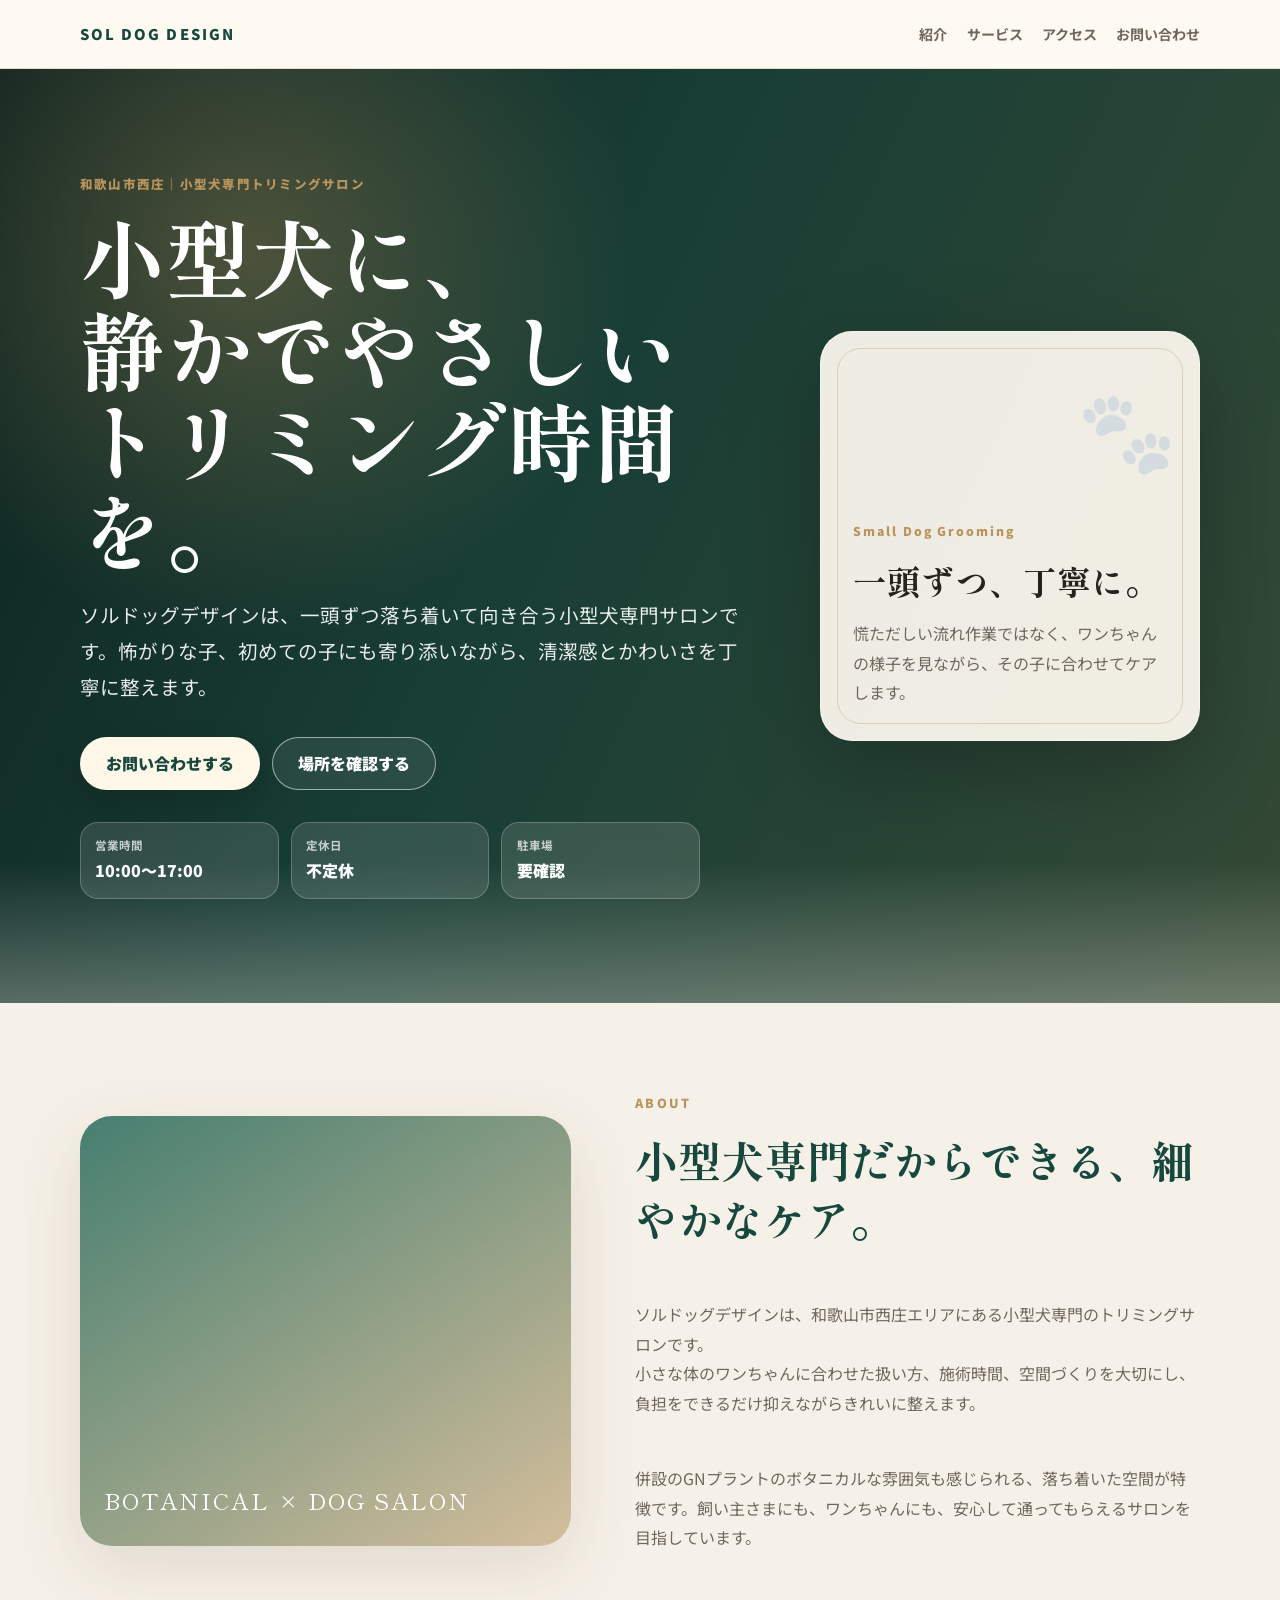
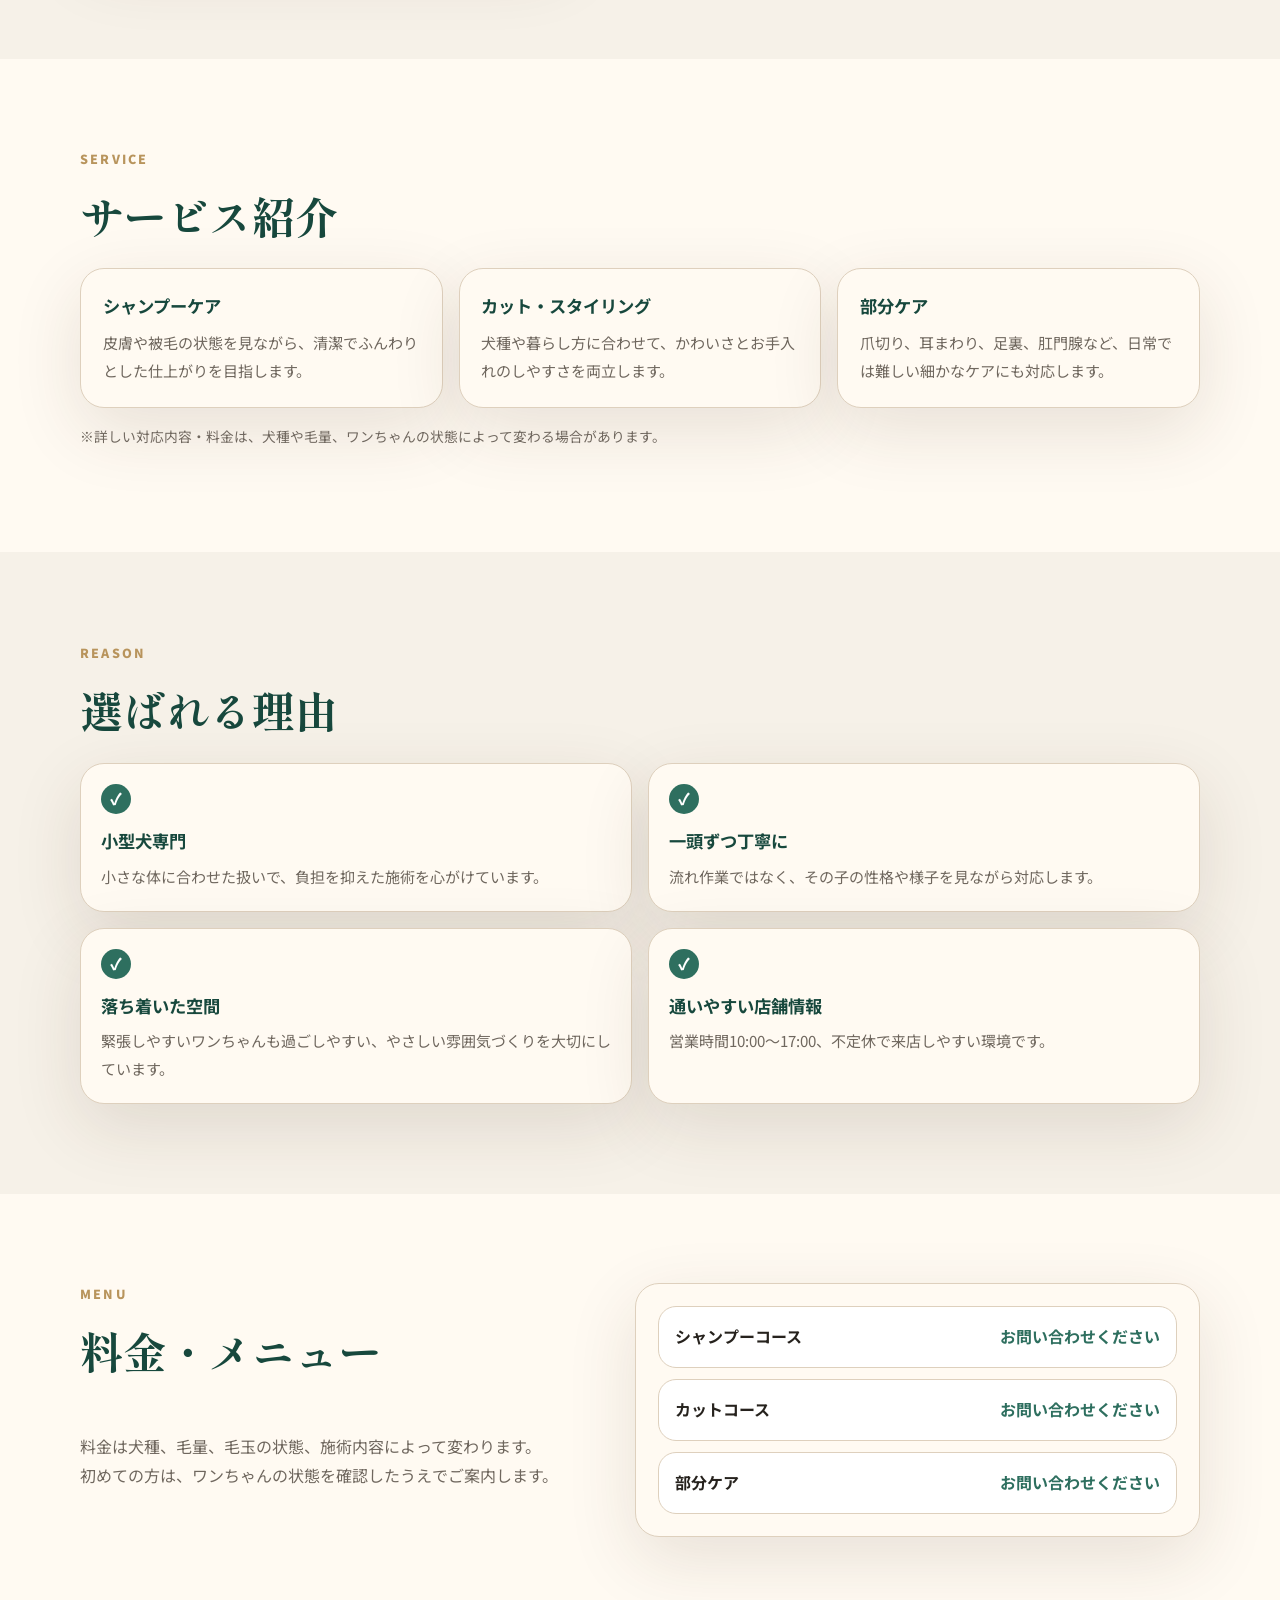
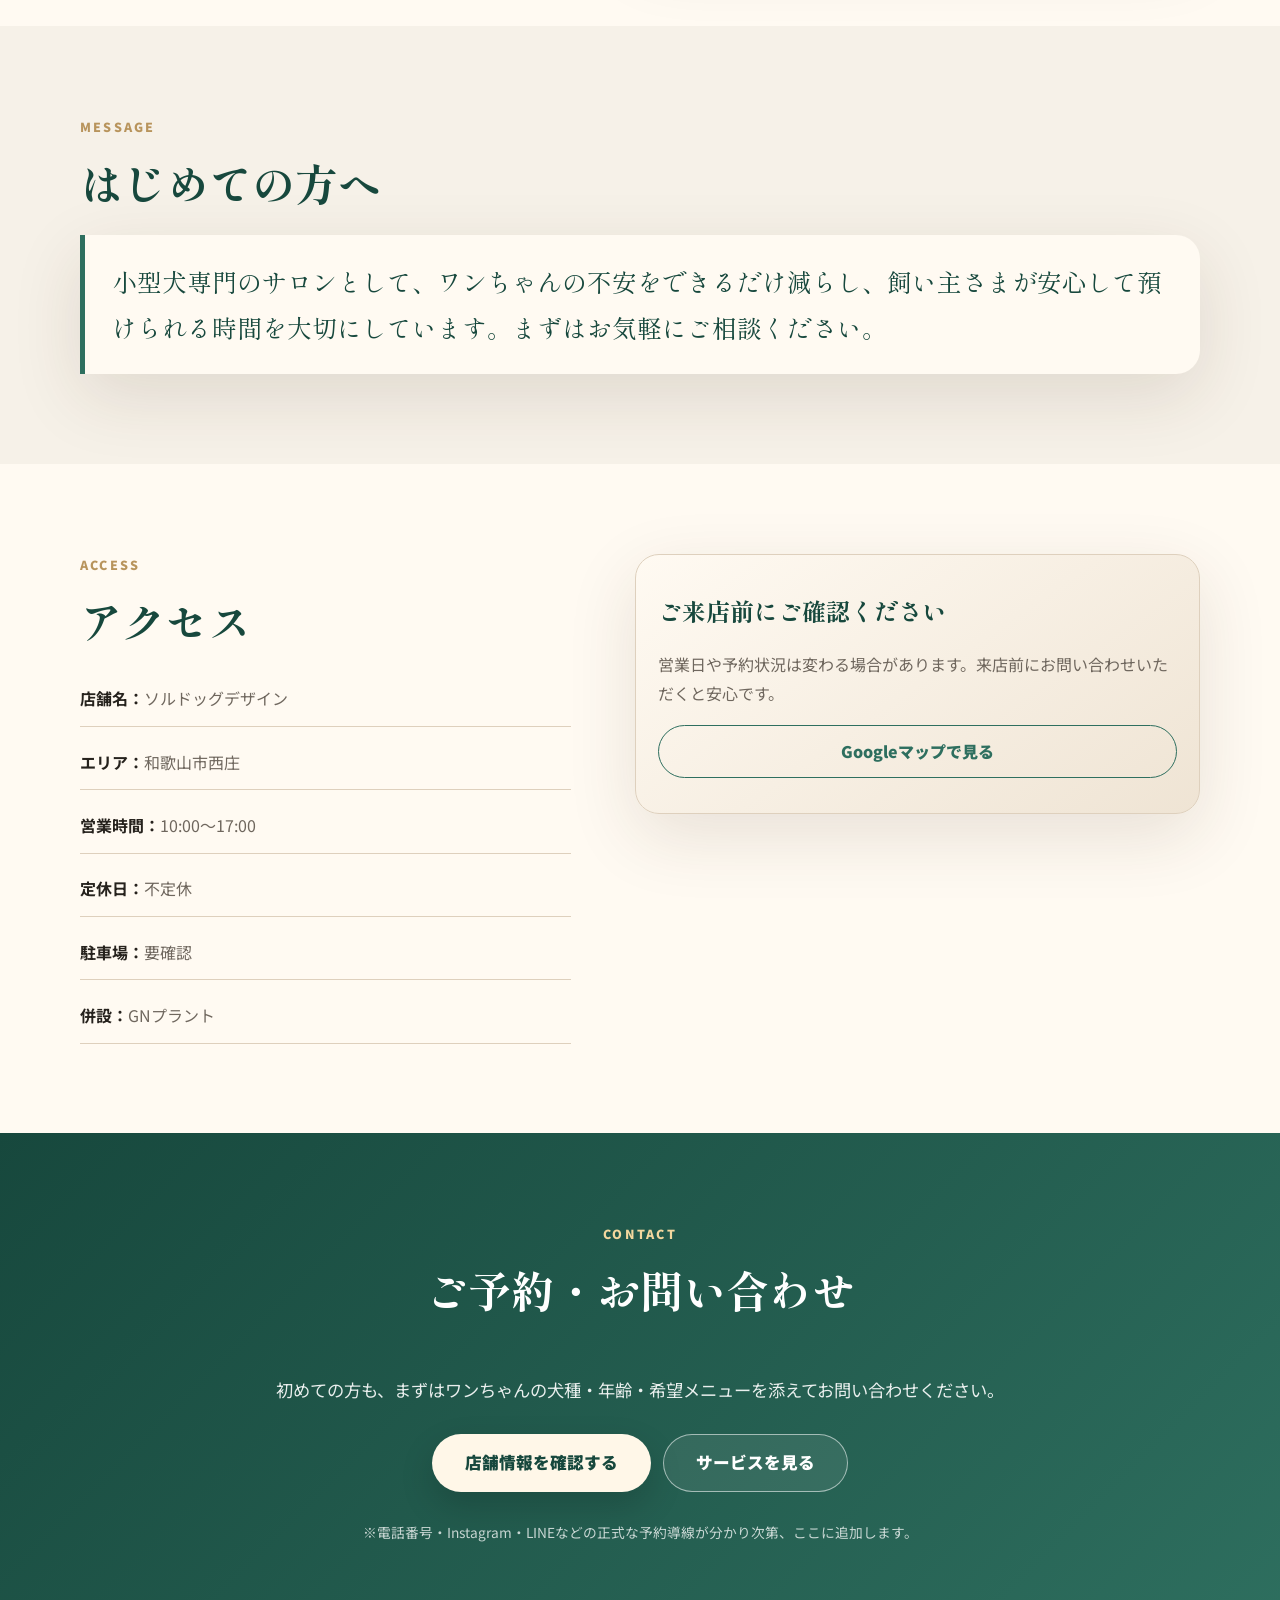
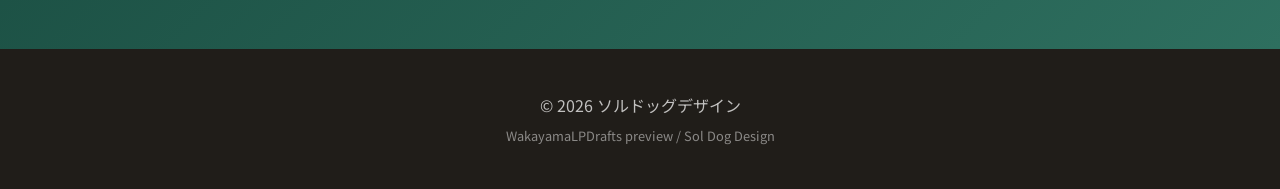
<file: preview/ソルドッグデザイン/index.html>
<!DOCTYPE html>
<html lang="ja">
<head>
  <meta charset="UTF-8" />
  <meta name="viewport" content="width=device-width, initial-scale=1" />
  <title>ソルドッグデザイン｜和歌山市西庄の小型犬専門トリミングサロン</title>
  <meta name="description" content="ソルドッグデザインは、和歌山市西庄エリアの小型犬専門トリミングサロンです。一頭ずつ落ち着いた空間で丁寧にケア。営業時間10:00〜17:00、不定休。" />
  <link rel="preconnect" href="https://fonts.googleapis.com" />
  <link rel="preconnect" href="https://fonts.gstatic.com" crossorigin />
  <link href="https://fonts.googleapis.com/css2?family=Noto+Sans+JP:wght@400;500;700;900&family=Shippori+Mincho:wght@500;600;700&display=swap" rel="stylesheet" />
  <link rel="stylesheet" href="assets/styles.css" />
</head>
<body>
  <header class="site-header">
    <div class="container header-inner">
      <a class="logo" href="#top">SOL DOG DESIGN</a>
      <nav class="nav" aria-label="ページ内メニュー">
        <a href="#about">紹介</a>
        <a href="#services">サービス</a>
        <a href="#access">アクセス</a>
        <a href="#booking">お問い合わせ</a>
      </nav>
    </div>
  </header>

  <main>
    <section class="hero" id="top">
      <div class="hero-bg" aria-hidden="true"></div>
      <div class="container hero-grid">
        <div class="hero-copy">
          <p class="eyebrow">和歌山市西庄｜小型犬専門トリミングサロン</p>
          <h1>小型犬に、<br />静かでやさしい<br />トリミング時間を。</h1>
          <p class="catch">
            ソルドッグデザインは、一頭ずつ落ち着いて向き合う小型犬専門サロンです。怖がりな子、初めての子にも寄り添いながら、清潔感とかわいさを丁寧に整えます。
          </p>
          <div class="hero-cta">
            <a class="btn btn-primary" href="#booking">お問い合わせする</a>
            <a class="btn btn-ghost" href="#access">場所を確認する</a>
          </div>
          <dl class="hero-info" aria-label="店舗基本情報">
            <div><dt>営業時間</dt><dd>10:00〜17:00</dd></div>
            <div><dt>定休日</dt><dd>不定休</dd></div>
            <div><dt>駐車場</dt><dd>要確認</dd></div>
          </dl>
        </div>
        <div class="hero-card" aria-label="店舗イメージ">
          <span class="hero-card-label">Small Dog Grooming</span>
          <strong>一頭ずつ、丁寧に。</strong>
          <p>慌ただしい流れ作業ではなく、ワンちゃんの様子を見ながら、その子に合わせてケアします。</p>
        </div>
      </div>
    </section>

    <section class="section" id="about">
      <div class="container grid-2">
        <div class="visual-panel">
          <span>BOTANICAL × DOG SALON</span>
        </div>
        <div>
          <p class="section-kicker">ABOUT</p>
          <h2>小型犬専門だからできる、細やかなケア。</h2>
          <p class="prose">
            ソルドッグデザインは、和歌山市西庄エリアにある小型犬専門のトリミングサロンです。
            小さな体のワンちゃんに合わせた扱い方、施術時間、空間づくりを大切にし、負担をできるだけ抑えながらきれいに整えます。
          </p>
          <p class="prose">
            併設のGNプラントのボタニカルな雰囲気も感じられる、落ち着いた空間が特徴です。飼い主さまにも、ワンちゃんにも、安心して通ってもらえるサロンを目指しています。
          </p>
        </div>
      </div>
    </section>

    <section class="section alt" id="services">
      <div class="container">
        <p class="section-kicker">SERVICE</p>
        <h2>サービス紹介</h2>
        <div class="svc-grid">
          <article class="svc-card">
            <strong>シャンプーケア</strong>
            <p>皮膚や被毛の状態を見ながら、清潔でふんわりとした仕上がりを目指します。</p>
          </article>
          <article class="svc-card">
            <strong>カット・スタイリング</strong>
            <p>犬種や暮らし方に合わせて、かわいさとお手入れのしやすさを両立します。</p>
          </article>
          <article class="svc-card">
            <strong>部分ケア</strong>
            <p>爪切り、耳まわり、足裏、肛門腺など、日常では難しい細かなケアにも対応します。</p>
          </article>
        </div>
        <p class="note">※詳しい対応内容・料金は、犬種や毛量、ワンちゃんの状態によって変わる場合があります。</p>
      </div>
    </section>

    <section class="section" id="reasons">
      <div class="container">
        <p class="section-kicker">REASON</p>
        <h2>選ばれる理由</h2>
        <ul class="reason-list">
          <li><strong>小型犬専門</strong><span>小さな体に合わせた扱いで、負担を抑えた施術を心がけています。</span></li>
          <li><strong>一頭ずつ丁寧に</strong><span>流れ作業ではなく、その子の性格や様子を見ながら対応します。</span></li>
          <li><strong>落ち着いた空間</strong><span>緊張しやすいワンちゃんも過ごしやすい、やさしい雰囲気づくりを大切にしています。</span></li>
          <li><strong>通いやすい店舗情報</strong><span>営業時間10:00〜17:00、不定休で来店しやすい環境です。</span></li>
        </ul>
      </div>
    </section>

    <section class="section alt" id="pricing">
      <div class="container grid-2 align-start">
        <div>
          <p class="section-kicker">MENU</p>
          <h2>料金・メニュー</h2>
          <p class="prose">
            料金は犬種、毛量、毛玉の状態、施術内容によって変わります。
            初めての方は、ワンちゃんの状態を確認したうえでご案内します。
          </p>
        </div>
        <div class="price-box">
          <div class="price-row"><span>シャンプーコース</span><strong>お問い合わせください</strong></div>
          <div class="price-row"><span>カットコース</span><strong>お問い合わせください</strong></div>
          <div class="price-row"><span>部分ケア</span><strong>お問い合わせください</strong></div>
        </div>
      </div>
    </section>

    <section class="section" id="voice">
      <div class="container">
        <p class="section-kicker">MESSAGE</p>
        <h2>はじめての方へ</h2>
        <blockquote class="quote">
          小型犬専門のサロンとして、ワンちゃんの不安をできるだけ減らし、飼い主さまが安心して預けられる時間を大切にしています。まずはお気軽にご相談ください。
        </blockquote>
      </div>
    </section>

    <section class="section alt" id="access">
      <div class="container grid-2 align-start">
        <div>
          <p class="section-kicker">ACCESS</p>
          <h2>アクセス</h2>
          <div class="access-info">
            <p><strong>店舗名：</strong>ソルドッグデザイン</p>
            <p><strong>エリア：</strong>和歌山市西庄</p>
            <p><strong>営業時間：</strong>10:00〜17:00</p>
            <p><strong>定休日：</strong>不定休</p>
            <p><strong>駐車場：</strong>要確認</p>
            <p><strong>併設：</strong>GNプラント</p>
          </div>
        </div>
        <div class="map-card">
          <strong>ご来店前にご確認ください</strong>
          <p>営業日や予約状況は変わる場合があります。来店前にお問い合わせいただくと安心です。</p>
          <a class="btn btn-outline" href="https://www.google.com/maps/search/?api=1&query=%E3%82%BD%E3%83%AB%E3%83%89%E3%83%83%E3%82%B0%E3%83%87%E3%82%B6%E3%82%A4%E3%83%B3%20%E5%92%8C%E6%AD%8C%E5%B1%B1%E5%B8%82%E8%A5%BF%E5%BA%84" target="_blank" rel="noopener">Googleマップで見る</a>
        </div>
      </div>
    </section>

    <section class="section booking" id="booking">
      <div class="container booking-inner">
        <p class="section-kicker light">CONTACT</p>
        <h2>ご予約・お問い合わせ</h2>
        <p class="booking-lead">
          初めての方も、まずはワンちゃんの犬種・年齢・希望メニューを添えてお問い合わせください。
        </p>
        <div class="booking-actions">
          <a class="btn btn-primary btn-lg" href="#access">店舗情報を確認する</a>
          <a class="btn btn-ghost btn-lg" href="#services">サービスを見る</a>
        </div>
        <p class="booking-note">※電話番号・Instagram・LINEなどの正式な予約導線が分かり次第、ここに追加します。</p>
      </div>
    </section>
  </main>

  <footer class="footer">
    <div class="container">
      <p>&copy; 2026 ソルドッグデザイン</p>
      <p class="small">WakayamaLPDrafts preview / Sol Dog Design</p>
    </div>
  </footer>
</body>
</html>
</file>
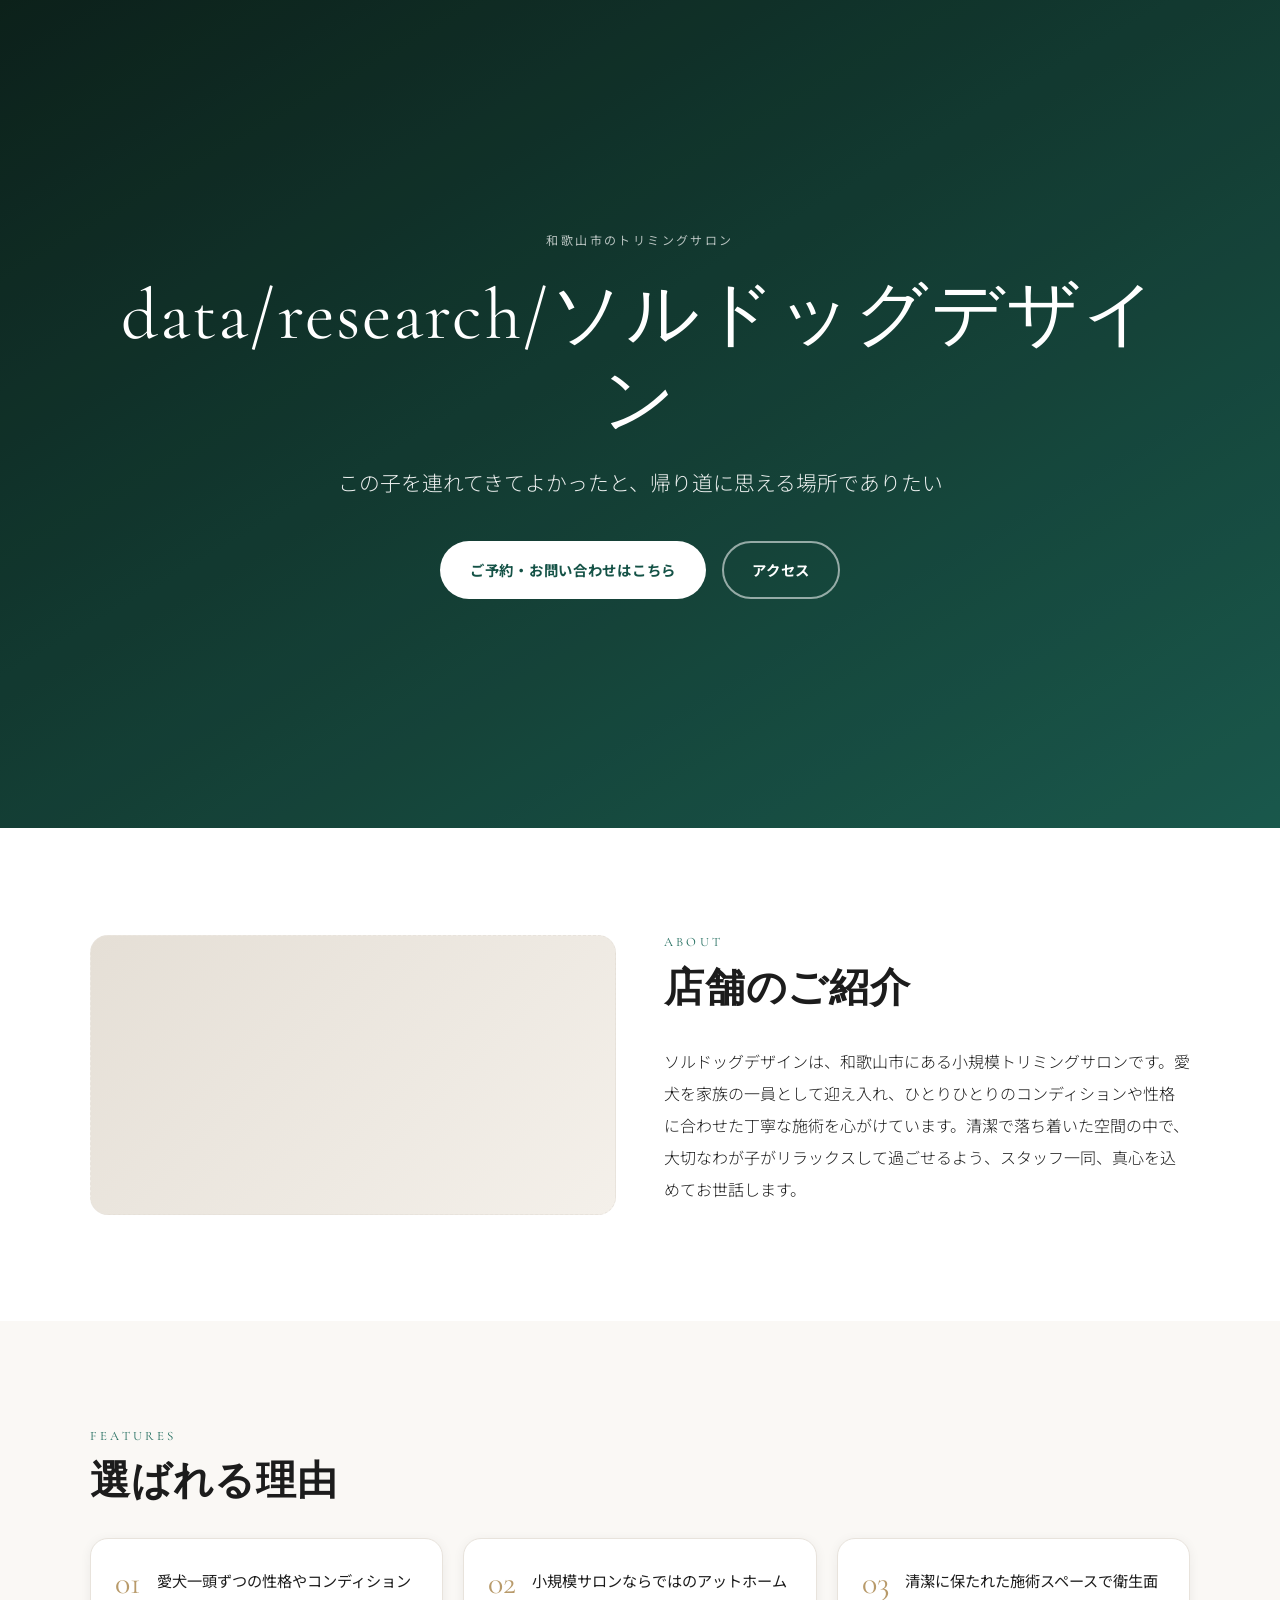
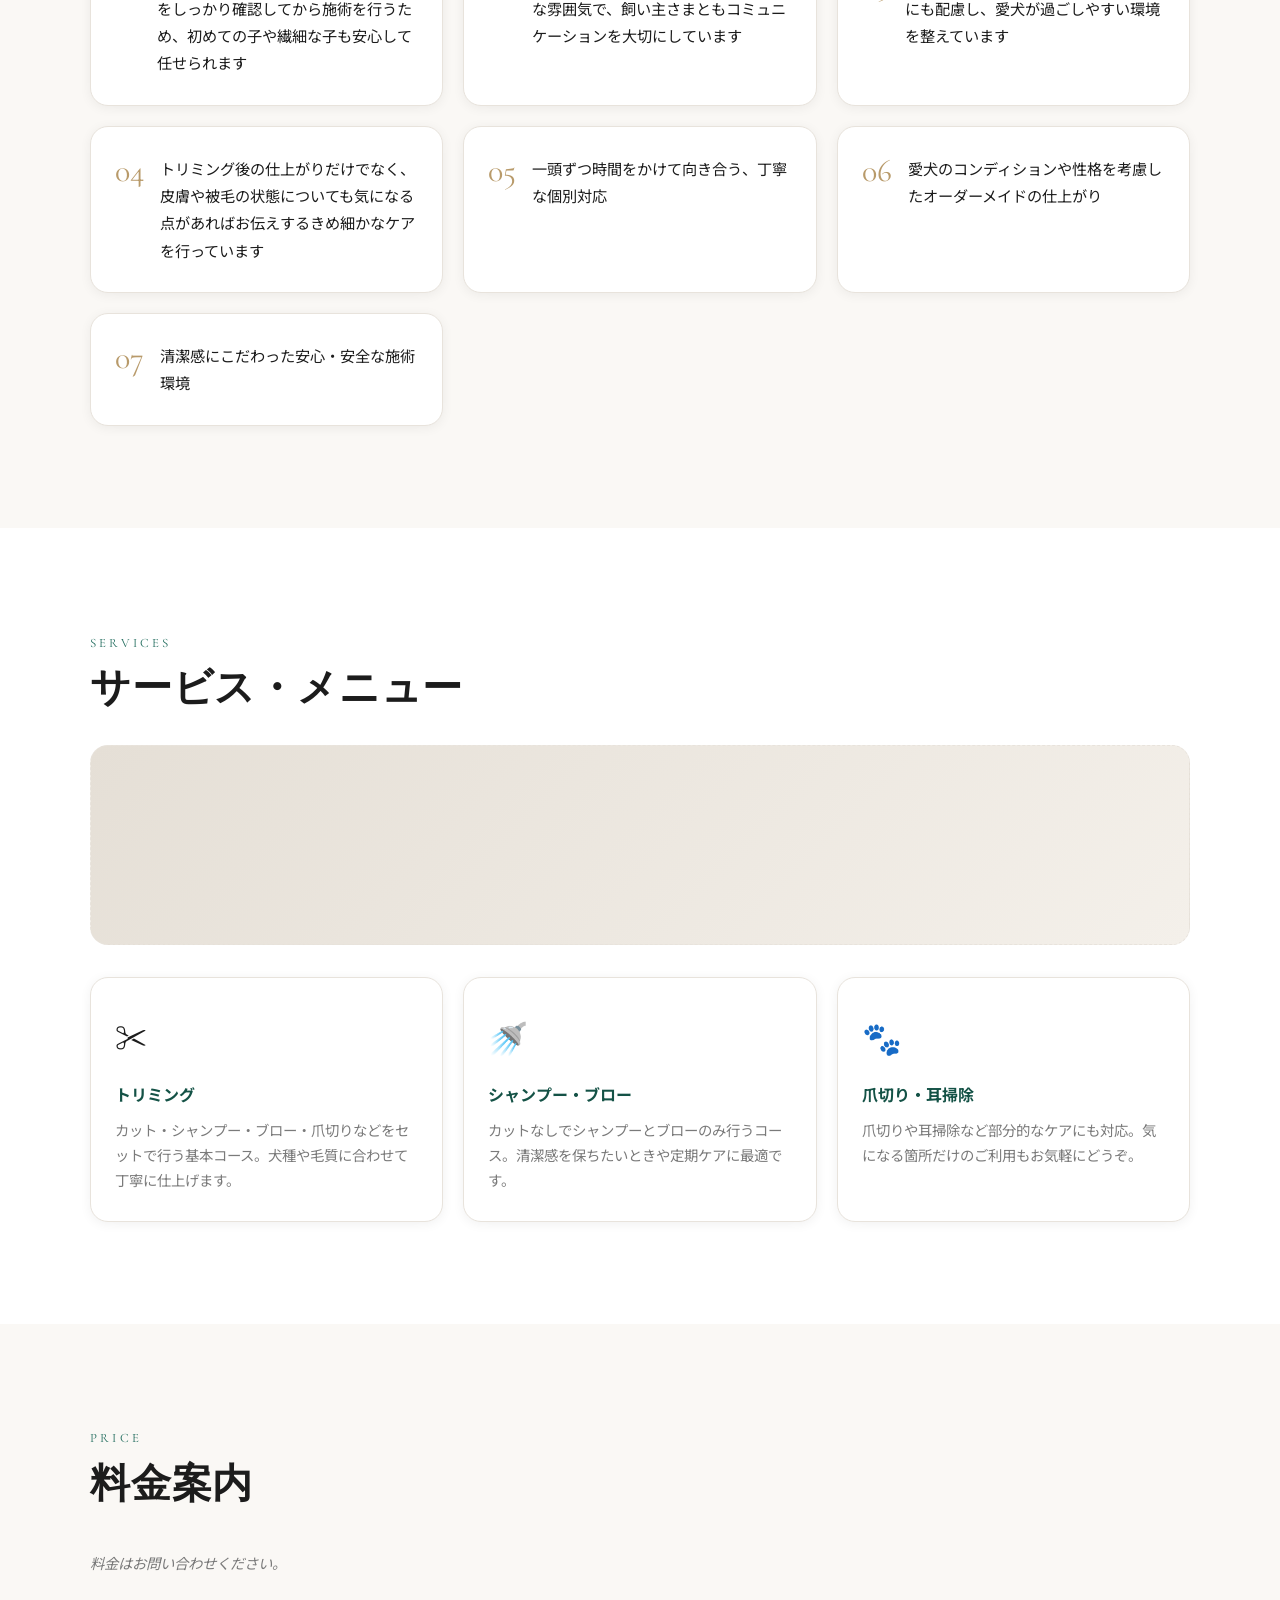
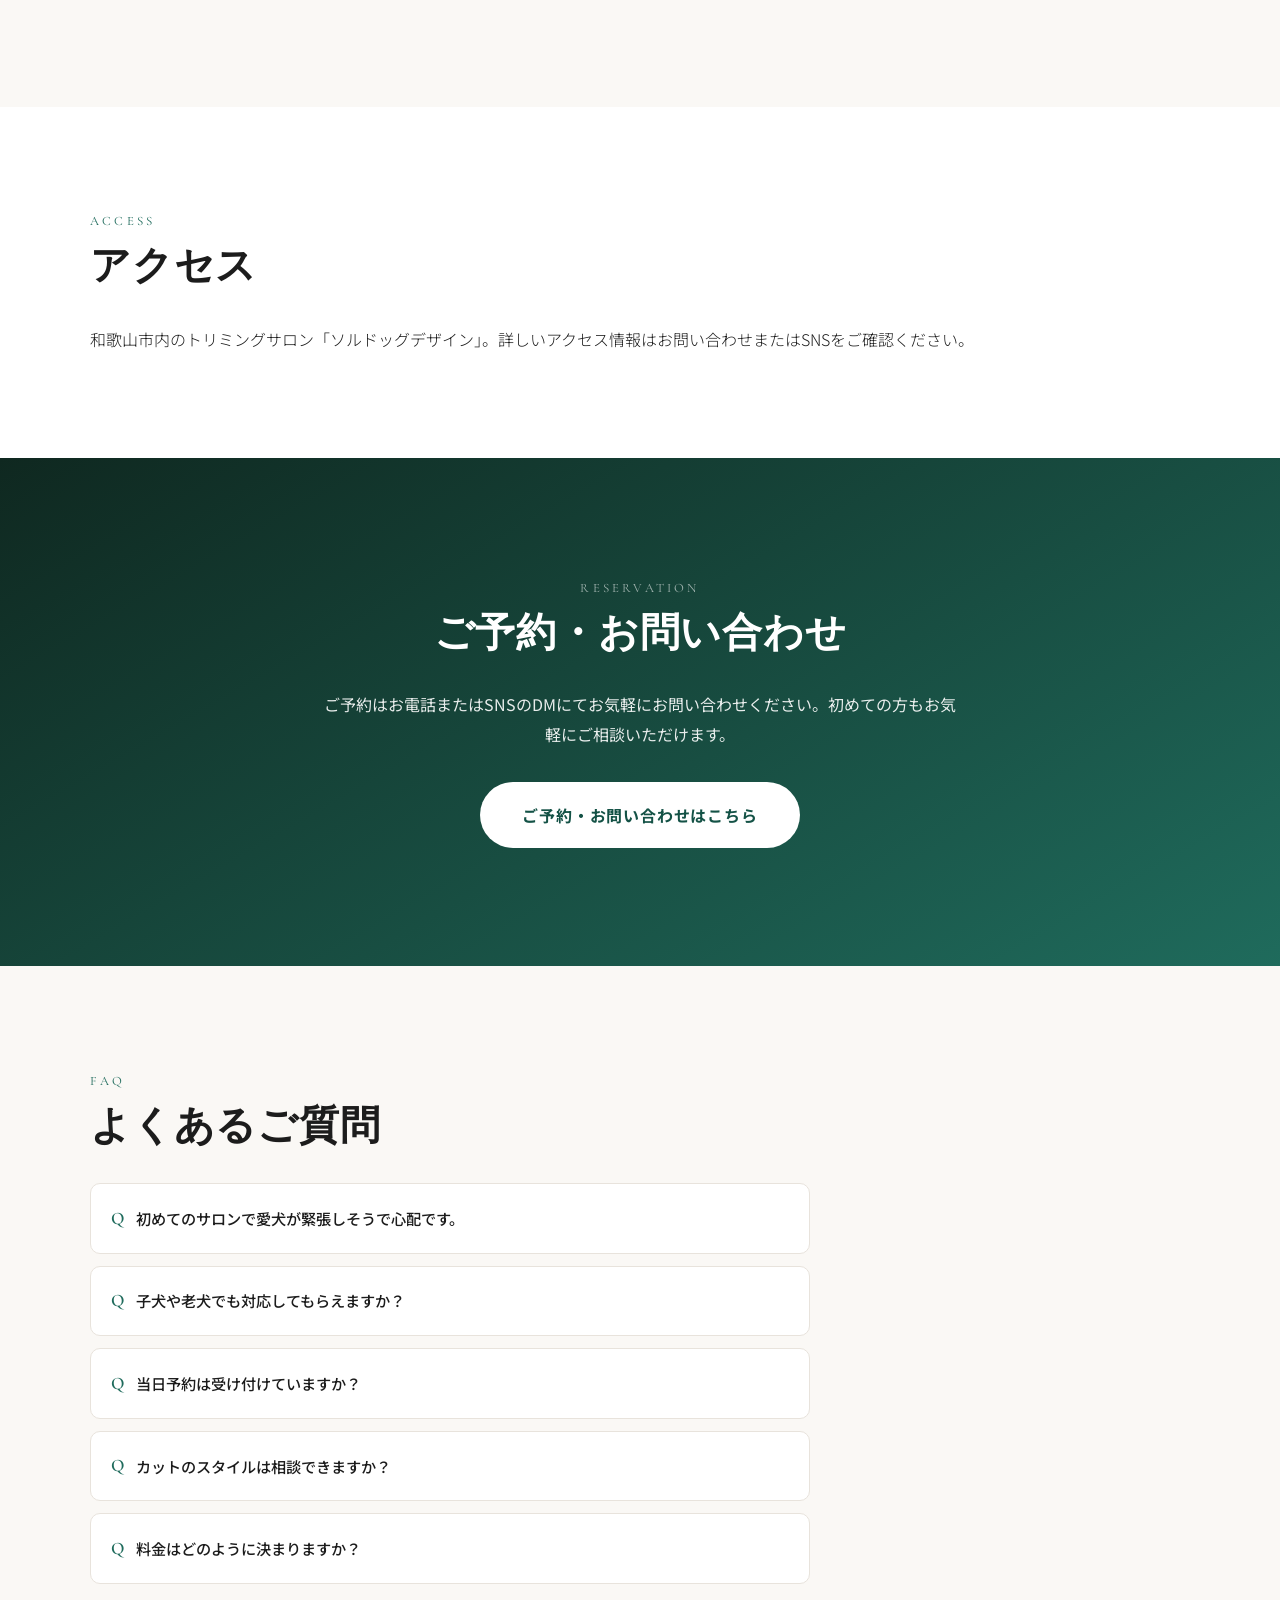
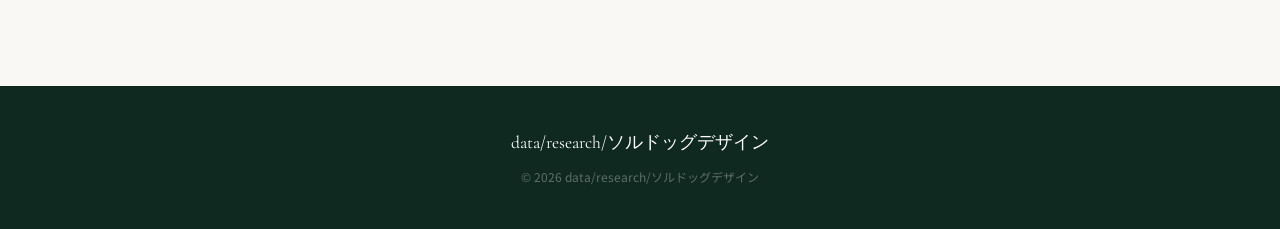
<file: preview/data/research/ソルドッグデザイン/index.html>
<!DOCTYPE html>
<html lang="ja">
<head>
  <meta charset="UTF-8">
  <meta name="viewport" content="width=device-width,initial-scale=1">
  <title>ソルドッグデザイン | トリミングサロン | 和歌山市</title>
  <meta name="description" content="和歌山市のトリミングサロン「ソルドッグデザイン」。愛犬の毛並みと心地よさを大切に、丁寧な施術でわが子の美しさを引き出します。ご予約はお気軽にご相談ください。">
  <link rel="preconnect" href="https://fonts.googleapis.com">
  <link href="https://fonts.googleapis.com/css2?family=Noto+Sans+JP:wght@300;400;500;700&family=Cormorant+Garamond:ital,wght@0,400;0,600;1,400&display=swap" rel="stylesheet">
  <link rel="stylesheet" href="assets/styles.css">
</head>
<body>
<header class="hero" id="top"><div class="hero-bg"><!-- HERO_IMAGE --></div><div class="hero-overlay"></div><div class="hero-inner container"><p class="hero-eyebrow">和歌山市のトリミングサロン</p><h1 class="hero-name">data/research/ソルドッグデザイン</h1><p class="hero-catch">この子を連れてきてよかったと、帰り道に思える場所でありたい</p><div class="hero-actions"><a class="btn btn-hero" href="#booking">ご予約・お問い合わせはこちら</a><a class="btn btn-hero-ghost" href="#access">アクセス</a></div></div></header><section class="sec sec-about" id="about"><div class="container layout-half"><div class="half-media"><div class="img-box"><!-- SHOP_IMAGE --></div></div><div class="half-body"><p class="sec-label">About</p><h2 class="sec-title">店舗のご紹介</h2><div class="prose"><p>ソルドッグデザインは、和歌山市にある小規模トリミングサロンです。愛犬を家族の一員として迎え入れ、ひとりひとりのコンディションや性格に合わせた丁寧な施術を心がけています。清潔で落ち着いた空間の中で、大切なわが子がリラックスして過ごせるよう、スタッフ一同、真心を込めてお世話します。</p></div></div></div></section><section class="sec sec-features" id="features"><div class="container"><p class="sec-label">Features</p><h2 class="sec-title">選ばれる理由</h2><div class="card-grid"><div class="card reason-card"><span class="reason-num">01</span><p>愛犬一頭ずつの性格やコンディションをしっかり確認してから施術を行うため、初めての子や繊細な子も安心して任せられます</p></div><div class="card reason-card"><span class="reason-num">02</span><p>小規模サロンならではのアットホームな雰囲気で、飼い主さまともコミュニケーションを大切にしています</p></div><div class="card reason-card"><span class="reason-num">03</span><p>清潔に保たれた施術スペースで衛生面にも配慮し、愛犬が過ごしやすい環境を整えています</p></div><div class="card reason-card"><span class="reason-num">04</span><p>トリミング後の仕上がりだけでなく、皮膚や被毛の状態についても気になる点があればお伝えするきめ細かなケアを行っています</p></div><div class="card reason-card"><span class="reason-num">05</span><p>一頭ずつ時間をかけて向き合う、丁寧な個別対応</p></div><div class="card reason-card"><span class="reason-num">06</span><p>愛犬のコンディションや性格を考慮したオーダーメイドの仕上がり</p></div><div class="card reason-card"><span class="reason-num">07</span><p>清潔感にこだわった安心・安全な施術環境</p></div></div></div></section><section class="sec sec-services" id="services"><div class="container"><p class="sec-label">Services</p><h2 class="sec-title">サービス・メニュー</h2><div class="img-box svc-img"><!-- SERVICE_IMAGE --></div><div class="card-grid"><div class="card svc-card"><div class="card-icon">✂️</div><h3 class="card-title">トリミング</h3><p class="card-desc">カット・シャンプー・ブロー・爪切りなどをセットで行う基本コース。犬種や毛質に合わせて丁寧に仕上げます。</p></div><div class="card svc-card"><div class="card-icon">🚿</div><h3 class="card-title">シャンプー・ブロー</h3><p class="card-desc">カットなしでシャンプーとブローのみ行うコース。清潔感を保ちたいときや定期ケアに最適です。</p></div><div class="card svc-card"><div class="card-icon">🐾</div><h3 class="card-title">爪切り・耳掃除</h3><p class="card-desc">爪切りや耳掃除など部分的なケアにも対応。気になる箇所だけのご利用もお気軽にどうぞ。</p></div></div></div></section><section class="sec sec-pricing" id="pricing"><div class="container"><p class="sec-label">Price</p><h2 class="sec-title">料金案内</h2><div class="pricing-table"><p class="empty-note">料金はお問い合わせください。</p></div></div></section><section class="sec sec-access" id="access"><div class="container"><p class="sec-label">Access</p><h2 class="sec-title">アクセス</h2><div class="access-wrap"><div class="access-info"><p class="prose">和歌山市内のトリミングサロン「ソルドッグデザイン」。詳しいアクセス情報はお問い合わせまたはSNSをご確認ください。</p></div><div class="access-btns"></div></div></div></section><section class="sec sec-booking" id="booking"><div class="container booking-inner"><p class="sec-label sec-label--light">Reservation</p><h2 class="sec-title sec-title--light">ご予約・お問い合わせ</h2><p class="booking-lead">ご予約はお電話またはSNSのDMにてお気軽にお問い合わせください。初めての方もお気軽にご相談いただけます。</p><div class="booking-btns"><a class="btn btn-cta" href="#">ご予約・お問い合わせはこちら</a></div></div></section><section class="sec sec-faq" id="faq"><div class="container"><p class="sec-label">FAQ</p><h2 class="sec-title">よくあるご質問</h2><div class="faq-list"><details class="faq-item"><summary>初めてのサロンで愛犬が緊張しそうで心配です。</summary><div class="faq-ans">初めてのお子さんでも無理なく進められるよう、まずはご様子を確認しながら丁寧に対応します。事前にご性格やご不安な点をお聞かせいただけると、よりスムーズにご案内できます。</div></details><details class="faq-item"><summary>子犬や老犬でも対応してもらえますか？</summary><div class="faq-ans">はい、お子さんの月齢やご年齢に合わせた施術を心がけています。デリケートな子にも安心してお越しいただけるよう配慮しておりますので、まずはご相談ください。</div></details><details class="faq-item"><summary>当日予約は受け付けていますか？</summary><div class="faq-ans">空き状況によってはご対応できる場合もございます。お急ぎの際はお電話またはSNSにてお問い合わせいただくと確実です。</div></details><details class="faq-item"><summary>カットのスタイルは相談できますか？</summary><div class="faq-ans">もちろんです。お好みのスタイルや、お写真をお持ちいただいてのご相談も歓迎しています。犬種や毛質に合わせてご提案することも可能です。</div></details><details class="faq-item"><summary>料金はどのように決まりますか？</summary><div class="faq-ans">犬種・サイズ・毛の状態・施術内容によって異なります。まずはお問い合わせいただければ、目安の料金をご案内いたします。</div></details></div></div></section><footer class="footer"><div class="container footer-inner"><p class="footer-name">data/research/ソルドッグデザイン</p><p class="footer-copy">&copy; 2026 data/research/ソルドッグデザイン</p></div></footer></body></html>
</file>
<file: preview/ソルドッグデザイン/assets/styles.css>
:root{
  --bg:#f6f1e8;
  --surface:#fffaf2;
  --surface-2:#efe4d4;
  --text:#26221d;
  --muted:#6f675e;
  --line:#ded0bd;
  --accent:#2e6f5f;
  --accent-dark:#17483d;
  --gold:#b8945c;
  --cream:#fff7e8;
  --radius:24px;
  --shadow:0 22px 70px rgba(64,45,24,.12);
  --font:'Noto Sans JP',sans-serif;
  --font-display:'Shippori Mincho',serif;
}
*{box-sizing:border-box}
html{scroll-behavior:smooth}
body{
  margin:0;
  padding:0;
  font-family:var(--font);
  background:var(--bg);
  color:var(--text);
  line-height:1.85;
  font-size:16px;
}
a{color:inherit}
.container{width:min(1120px,92%);margin:0 auto}
.site-header{
  position:sticky;
  top:0;
  z-index:20;
  background:rgba(255,250,242,.9);
  backdrop-filter:blur(14px);
  border-bottom:1px solid rgba(222,208,189,.75);
}
.header-inner{height:68px;display:flex;align-items:center;justify-content:space-between;gap:1rem}
.logo{font-weight:900;letter-spacing:.14em;text-decoration:none;color:var(--accent-dark);font-size:.92rem}
.nav{display:flex;gap:1.2rem;font-size:.88rem;font-weight:700;color:var(--muted)}
.nav a{text-decoration:none}.nav a:hover{color:var(--accent)}
.hero{
  position:relative;
  min-height:calc(100vh - 68px);
  display:flex;
  align-items:center;
  overflow:hidden;
  color:#fff;
  background:#162c27;
}
.hero-bg{
  position:absolute;
  inset:0;
  background:
    radial-gradient(circle at 20% 20%,rgba(184,148,92,.35),transparent 30%),
    linear-gradient(115deg,rgba(12,33,29,.95) 0%,rgba(24,64,55,.88) 42%,rgba(69,88,61,.68) 100%),
    url('https://images.unsplash.com/photo-1596492784531-6e6eb5ea9993?auto=format&fit=crop&w=1600&q=80') center/cover;
  transform:scale(1.02);
}
.hero::after{
  content:'';
  position:absolute;
  inset:auto -10% -35% -10%;
  height:50%;
  background:linear-gradient(0deg,var(--bg),transparent);
}
.hero-grid{position:relative;z-index:1;display:grid;grid-template-columns:minmax(0,1.08fr) 380px;gap:clamp(2rem,5vw,4.5rem);align-items:center;padding:6.5rem 0}
.eyebrow,.section-kicker{letter-spacing:.18em;text-transform:uppercase;font-size:.78rem;font-weight:900;color:var(--gold);margin:0 0 .9rem}
.hero h1{font-family:var(--font-display);font-size:clamp(2.65rem,6.6vw,5.7rem);line-height:1.08;margin:0 0 1.35rem;letter-spacing:.02em}
.catch{font-size:clamp(1rem,1.8vw,1.22rem);max-width:720px;color:rgba(255,255,255,.9);margin:0}
.hero-cta{display:flex;gap:.8rem;flex-wrap:wrap;margin-top:2rem}
.btn{display:inline-flex;align-items:center;justify-content:center;padding:.88rem 1.55rem;border-radius:999px;font-weight:900;text-decoration:none;border:1px solid transparent;transition:.22s ease;line-height:1.4}
.btn:hover{transform:translateY(-2px)}
.btn-primary{background:var(--cream);color:var(--accent-dark);box-shadow:0 14px 34px rgba(0,0,0,.16)}
.btn-ghost{border-color:rgba(255,255,255,.55);color:#fff;background:rgba(255,255,255,.08)}
.btn-outline{border-color:var(--accent);color:var(--accent);background:transparent}
.btn-lg{padding:1rem 2rem;font-size:1.04rem}
.hero-info{display:grid;grid-template-columns:repeat(3,1fr);gap:.75rem;margin:2rem 0 0;max-width:620px}
.hero-info div{background:rgba(255,255,255,.12);border:1px solid rgba(255,255,255,.22);border-radius:18px;padding:.75rem .9rem;backdrop-filter:blur(8px)}
.hero-info dt{font-size:.72rem;color:rgba(255,255,255,.72);font-weight:700}.hero-info dd{margin:0;font-weight:900}
.hero-card{background:rgba(255,250,242,.93);color:var(--text);border:1px solid rgba(255,255,255,.42);border-radius:32px;padding:2rem;box-shadow:0 30px 90px rgba(0,0,0,.25);min-height:410px;display:flex;flex-direction:column;justify-content:flex-end;position:relative;overflow:hidden}
.hero-card::before{content:'🐾';position:absolute;top:1.2rem;right:1.4rem;font-size:5rem;opacity:.12}.hero-card::after{content:'';position:absolute;inset:1rem;border:1px solid rgba(184,148,92,.35);border-radius:24px;pointer-events:none}
.hero-card-label{color:var(--gold);font-size:.76rem;letter-spacing:.16em;font-weight:900}.hero-card strong{font-family:var(--font-display);font-size:2.1rem;margin:.45rem 0}.hero-card p{color:var(--muted);margin:0;position:relative;z-index:1}
.section{padding:clamp(3.4rem,7vw,5.8rem) 0}.section.alt{background:var(--surface)}
.grid-2{display:grid;grid-template-columns:1fr 1.15fr;gap:clamp(2rem,5vw,4rem);align-items:center}.align-start{align-items:start}
h2{font-family:var(--font-display);font-size:clamp(1.75rem,3.4vw,2.7rem);line-height:1.38;margin:0 0 1.35rem;color:var(--accent-dark)}
.prose{white-space:pre-line;color:var(--muted);margin:0 0 1rem}.visual-panel{min-height:430px;border-radius:32px;background:linear-gradient(145deg,rgba(46,111,95,.88),rgba(184,148,92,.55)),url('https://images.unsplash.com/photo-1485955900006-10f4d324d411?auto=format&fit=crop&w=1200&q=80') center/cover;box-shadow:var(--shadow);display:flex;align-items:flex-end;padding:1.5rem;color:#fff;font-family:var(--font-display);font-size:1.45rem;letter-spacing:.08em}.svc-grid{display:grid;gap:1rem;grid-template-columns:repeat(3,1fr);margin-top:1.4rem}.svc-card,.map-card,.price-box{background:var(--surface);border:1px solid var(--line);border-radius:var(--radius);padding:1.35rem;box-shadow:var(--shadow)}.svc-card strong{display:block;color:var(--accent-dark);font-size:1.08rem;margin-bottom:.45rem}.svc-card p{margin:0;color:var(--muted);font-size:.94rem}.note{font-size:.86rem;color:var(--muted);margin-top:1rem}.reason-list{list-style:none;display:grid;grid-template-columns:repeat(2,1fr);gap:1rem;padding:0;margin:1.5rem 0 0}.reason-list li{background:var(--surface);border:1px solid var(--line);border-radius:var(--radius);padding:1.25rem;box-shadow:var(--shadow);position:relative}.reason-list li::before{content:'✓';display:inline-grid;place-items:center;width:30px;height:30px;border-radius:999px;background:var(--accent);color:#fff;font-weight:900;margin-bottom:.7rem}.reason-list strong{display:block;color:var(--accent-dark);font-size:1.08rem;margin-bottom:.35rem}.reason-list span{display:block;color:var(--muted);font-size:.94rem}.price-box{display:flex;flex-direction:column;gap:.7rem}.price-row{display:flex;align-items:center;justify-content:space-between;gap:1rem;padding:.95rem 1rem;background:#fff;border:1px solid var(--line);border-radius:18px}.price-row span{font-weight:700}.price-row strong{color:var(--accent);white-space:nowrap}.quote{margin:0;background:var(--surface);border-left:5px solid var(--accent);padding:1.5rem 1.7rem;border-radius:0 var(--radius) var(--radius) 0;box-shadow:var(--shadow);font-family:var(--font-display);font-size:clamp(1.15rem,2.2vw,1.55rem);color:var(--accent-dark)}.access-info{display:grid;gap:.55rem}.access-info p{margin:0;padding:.75rem 0;border-bottom:1px solid var(--line);color:var(--muted)}.access-info strong{color:var(--text)}.map-card{min-height:260px;display:flex;flex-direction:column;justify-content:center;background:linear-gradient(145deg,#fffaf2,#efe4d4)}.map-card strong{font-family:var(--font-display);font-size:1.5rem;color:var(--accent-dark)}.map-card p{color:var(--muted)}.booking{background:linear-gradient(135deg,var(--accent-dark),var(--accent));color:#fff}.booking h2{color:#fff}.booking-inner{text-align:center;max-width:820px}.booking-lead{font-size:1.08rem;color:rgba(255,255,255,.9);white-space:pre-line}.booking-actions{display:flex;justify-content:center;gap:.8rem;flex-wrap:wrap;margin:1.8rem 0}.booking-note{font-size:.86rem;color:rgba(255,255,255,.75)}.section-kicker.light{color:#f3d79e}.footer{padding:2.4rem 0;text-align:center;color:var(--muted);background:#201d19}.footer p{margin:.2rem 0;color:rgba(255,255,255,.72)}.footer .small{font-size:.8rem;color:rgba(255,255,255,.48)}
@media(max-width:900px){.hero-grid,.grid-2{grid-template-columns:1fr}.hero-card{min-height:280px}.svc-grid,.reason-list{grid-template-columns:1fr}.nav{display:none}.hero{min-height:auto}.hero-grid{padding:4.5rem 0 5.5rem}.visual-panel{min-height:300px}.hero-info{grid-template-columns:1fr}}
@media(max-width:520px){body{font-size:15px}.header-inner{height:60px}.hero{min-height:auto}.hero-grid{padding:3.8rem 0 4.8rem}.hero h1{font-size:2.55rem}.btn,.booking-actions .btn{width:100%}.hero-card{padding:1.4rem;border-radius:24px}.section{padding:3rem 0}.price-row{display:block}.price-row strong{display:block;margin-top:.25rem}.hero-bg{background-position:center}}
</file>
<file: preview/data/research/ソルドッグデザイン/assets/styles.css>
:root{
  --c-bg:#faf8f5;--c-surface:#ffffff;--c-text:#1c1c1c;--c-muted:#7a7a7a;
  --c-line:#e8e3dc;--c-accent:#1f6b5c;--c-accent2:#145246;--c-gold:#b89a6a;
  --c-hero-from:#0f2820;--c-hero-to:#1f6b5c;
  --radius-sm:10px;--radius:18px;--shadow-sm:0 2px 12px rgba(0,0,0,.06);--shadow:0 8px 32px rgba(0,0,0,.10);
  --font:"Noto Sans JP",sans-serif;--font-display:"Cormorant Garamond",serif;--t:.25s ease;
}
*{box-sizing:border-box;margin:0;padding:0}
html{scroll-behavior:smooth;-webkit-font-smoothing:antialiased}
body{font-family:var(--font);background:var(--c-bg);color:var(--c-text);line-height:1.9;font-size:16px}
a{color:inherit;text-decoration:none}
.container{width:min(1100px,92%);margin:0 auto}
.layout-half{display:grid;gap:3rem;align-items:center}
@media(min-width:800px){.layout-half{grid-template-columns:1fr 1fr}}
@media(min-width:800px){.layout-half--rev .half-media{order:2}}
.img-box{background:linear-gradient(135deg,#e5dfd6,#f4f0ea);border:1px dashed var(--c-line);border-radius:var(--radius);min-height:280px;display:flex;align-items:center;justify-content:center;color:var(--c-muted);font-size:.85rem;font-style:italic}
.svc-img{min-height:200px;margin-bottom:2rem}
.hero{position:relative;min-height:92vh;display:flex;align-items:center;overflow:hidden}
.hero-bg{position:absolute;inset:0;background:linear-gradient(150deg,var(--c-hero-from) 0%,var(--c-hero-to) 100%);z-index:0}
.hero-overlay{position:absolute;inset:0;background:rgba(0,0,0,.18);z-index:1}
.hero-inner{position:relative;z-index:2;padding:5rem 0;text-align:center;color:#fff}
.hero-eyebrow{font-size:.75rem;letter-spacing:.2em;text-transform:uppercase;opacity:.7;margin-bottom:1.25rem}
.hero-name{font-family:var(--font-display);font-size:clamp(2.4rem,7vw,4.5rem);font-weight:400;line-height:1.2;margin-bottom:1.25rem;letter-spacing:.03em}
.hero-catch{font-size:clamp(1rem,2.8vw,1.3rem);opacity:.92;max-width:44rem;margin:0 auto 1rem;line-height:1.75;font-weight:300}
.hero-target{font-size:.85rem;opacity:.65;margin-bottom:2rem}
.hero-actions{display:flex;gap:1rem;justify-content:center;flex-wrap:wrap;margin-top:2.5rem}
.sec{padding:clamp(4rem,8vw,7rem) 0}
.sec-about{background:var(--c-surface)}
.sec-features{background:var(--c-bg)}
.sec-services{background:var(--c-surface)}
.sec-pricing{background:var(--c-bg)}
.sec-reviews{background:var(--c-surface)}
.sec-owner{background:var(--c-bg)}
.sec-access{background:var(--c-surface)}
.sec-booking{background:linear-gradient(150deg,var(--c-hero-from),var(--c-accent));color:#fff}
.sec-faq{background:var(--c-bg)}
.sec-label{font-family:var(--font-display);font-size:.8rem;letter-spacing:.25em;color:var(--c-accent);text-transform:uppercase;margin-bottom:.5rem}
.sec-label--light{color:rgba(255,255,255,.6)}
.sec-title{font-family:var(--font-display);font-size:clamp(1.7rem,3.5vw,2.5rem);font-weight:600;line-height:1.25;margin-bottom:2rem;letter-spacing:.02em}
.sec-title--light{color:#fff}
.prose{color:var(--c-text);line-height:2;font-weight:300}
.prose p{margin-bottom:.9em}
.owner-prose{font-size:1.05rem;font-style:italic}
.card-grid{display:grid;gap:1.25rem}
@media(min-width:600px){.card-grid{grid-template-columns:repeat(2,1fr)}}
@media(min-width:960px){.card-grid{grid-template-columns:repeat(3,1fr)}}
.card{background:var(--c-surface);border:1px solid var(--c-line);border-radius:var(--radius);padding:1.75rem 1.5rem;box-shadow:var(--shadow-sm);transition:transform var(--t),box-shadow var(--t)}
.card:hover{transform:translateY(-3px);box-shadow:0 8px 32px rgba(0,0,0,.10)}
.svc-card .card-icon{font-size:2rem;margin-bottom:.75rem}
.svc-card .card-title{font-size:1rem;font-weight:700;margin-bottom:.5rem;color:var(--c-accent2)}
.svc-card .card-desc{font-size:.9rem;color:var(--c-muted);line-height:1.75}
.reason-card{display:flex;gap:1rem;align-items:flex-start}
.reason-num{font-family:var(--font-display);font-size:2rem;color:var(--c-gold);line-height:1;flex-shrink:0}
.reason-card p{font-size:.95rem;color:var(--c-text);line-height:1.8}
.pricing-table{display:flex;flex-direction:column;gap:.6rem;margin-bottom:1.25rem}
.price-row{display:flex;align-items:baseline;gap:.75rem;background:var(--c-surface);border:1px solid var(--c-line);border-radius:var(--radius-sm);padding:1rem 1.25rem;box-shadow:var(--shadow-sm)}
.price-menu{flex:1;font-weight:500;font-size:.95rem}
.price-val{font-family:var(--font-display);font-size:1.1rem;font-weight:600;color:var(--c-accent);white-space:nowrap}
.price-note{font-size:.8rem;color:var(--c-muted)}
.price-range-note,.pay-note{font-size:.85rem;color:var(--c-muted);margin-top:.5rem}
.review-block{background:var(--c-bg);border-left:4px solid var(--c-gold);border-radius:0 var(--radius) var(--radius) 0;padding:1.75rem 2rem;font-size:1.05rem;line-height:2;white-space:pre-wrap}
.access-wrap{display:grid;gap:2rem}
@media(min-width:720px){.access-wrap{grid-template-columns:1fr auto;align-items:start}}
.access-info{display:flex;flex-direction:column;gap:.65rem}
.access-row{display:flex;gap:1rem;font-size:.95rem;align-items:baseline}
.access-label{min-width:4.5rem;font-weight:500;color:var(--c-accent);font-size:.8rem;letter-spacing:.06em}
.access-btns{display:flex;flex-direction:column;gap:.6rem}
.booking-inner{text-align:center;padding:1rem 0}
.booking-lead{font-size:1rem;opacity:.9;margin-bottom:2rem;max-width:40rem;margin-inline:auto;line-height:1.85}
.booking-btns{display:flex;gap:.85rem;justify-content:center;flex-wrap:wrap}
.faq-list{display:flex;flex-direction:column;gap:.75rem;max-width:720px}
.faq-item{background:var(--c-surface);border:1px solid var(--c-line);border-radius:var(--radius-sm);overflow:hidden}
.faq-item summary{list-style:none;cursor:pointer;padding:1.1rem 1.25rem;font-weight:500;font-size:.95rem;display:flex;align-items:center;gap:.75rem}
.faq-item summary::before{content:"Q";font-family:var(--font-display);color:var(--c-accent);font-size:1.1rem;font-weight:600;flex-shrink:0}
.faq-item[open] summary{border-bottom:1px solid var(--c-line);background:var(--c-bg)}
.faq-ans{padding:1rem 1.25rem 1.1rem 3.25rem;font-size:.92rem;color:var(--c-muted);line-height:1.85}
.btn{display:inline-flex;align-items:center;justify-content:center;padding:.85rem 1.75rem;border-radius:999px;font-weight:700;font-size:.9rem;letter-spacing:.05em;border:2px solid transparent;cursor:pointer;transition:transform var(--t),box-shadow var(--t),background var(--t)}
.btn:hover{transform:translateY(-2px);box-shadow:0 8px 24px rgba(0,0,0,.18)}
.btn-hero{background:#fff;color:var(--c-accent2)}
.btn-hero-ghost{border-color:rgba(255,255,255,.55);color:#fff}
.btn-phone{background:var(--c-surface);color:var(--c-accent2);border-color:var(--c-accent)}
.btn-line{background:#06C755;color:#fff}
.btn-cta{background:#fff;color:var(--c-accent2);font-size:1rem;padding:1rem 2.5rem}
.btn-map{background:var(--c-accent);color:#fff}
.btn-sns{background:transparent;border-color:var(--c-accent);color:var(--c-accent)}
.empty-note{color:var(--c-muted);font-style:italic;font-size:.9rem;padding:.5rem 0}
.footer{background:var(--c-hero-from);color:rgba(255,255,255,.65);padding:2.5rem 0}
.footer-inner{text-align:center;display:flex;flex-direction:column;gap:.4rem}
.footer-name{font-family:var(--font-display);font-size:1.1rem;color:#fff}
.footer-addr{font-size:.8rem}
.footer-copy{font-size:.75rem;opacity:.5}
@media(max-width:540px){
  .hero-actions,.booking-btns,.access-btns{flex-direction:column;align-items:center}
  .btn{width:100%;max-width:320px;text-align:center}
  .hero{min-height:100svh}
}
</file>
